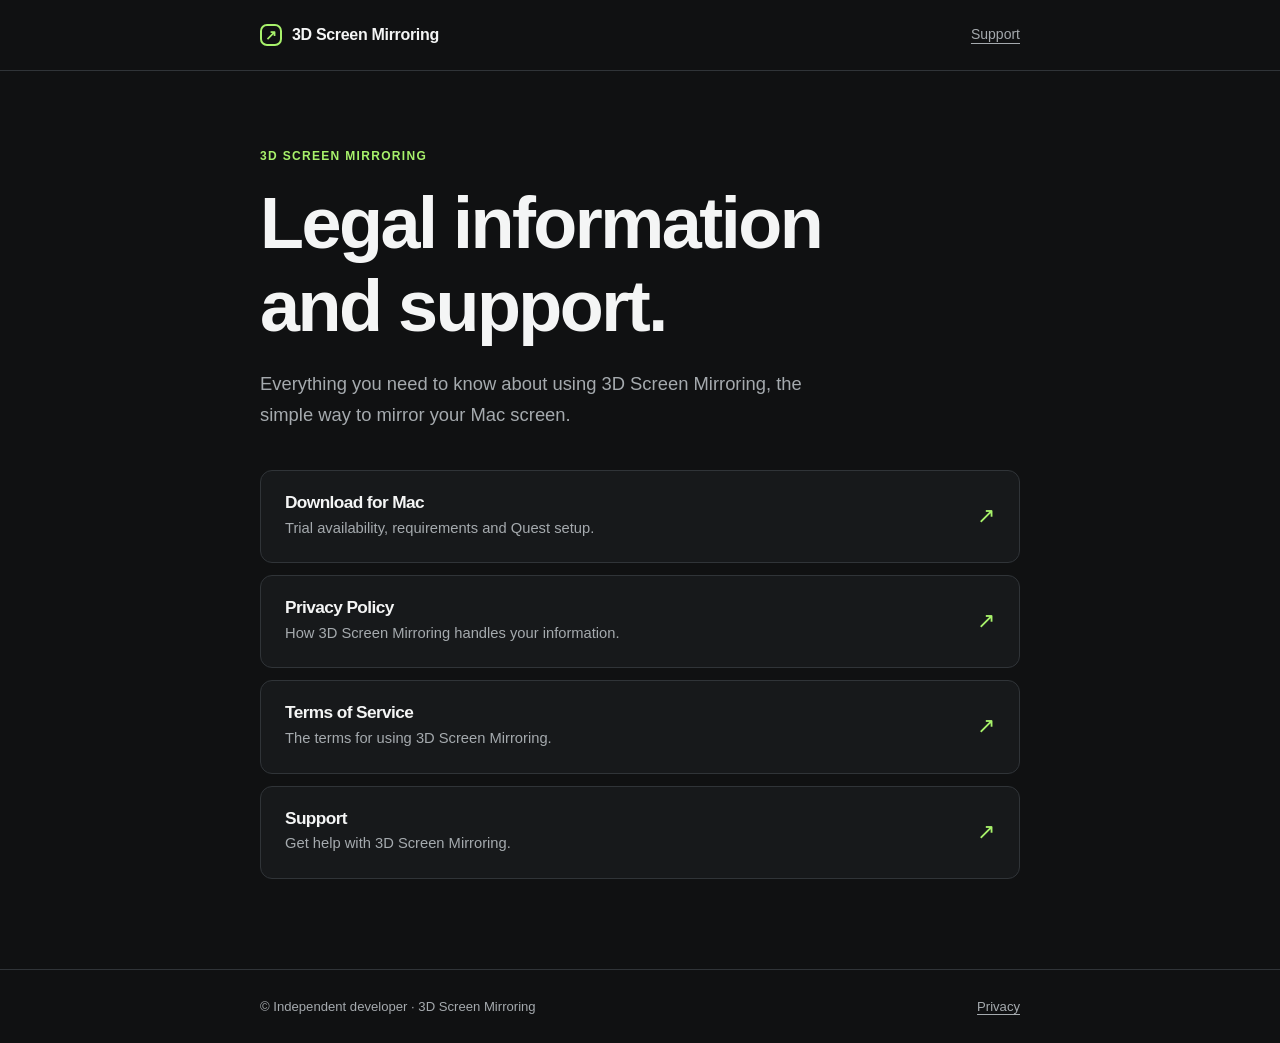
<file: index.html>
<!doctype html>
<html lang="en">
  <head>
    <meta charset="utf-8">
    <meta name="viewport" content="width=device-width, initial-scale=1">
    <meta name="description" content="3D Screen Mirroring legal information and support.">
    <title>3D Screen Mirroring — Legal &amp; Support</title>
    <link rel="stylesheet" href="styles.css">
  </head>
  <body>
    <header class="site-header">
      <nav class="nav" aria-label="Main navigation">
        <a class="brand" href="index.html"><span class="brand-mark">↗</span>3D Screen Mirroring</a>
        <a href="support.html">Support</a>
      </nav>
    </header>
    <main class="content">
      <p class="eyebrow">3D Screen Mirroring</p>
      <h1>Legal information<br>and support.</h1>
      <p class="lead">Everything you need to know about using 3D Screen Mirroring, the simple way to mirror your Mac screen.</p>
      <section class="card-list" aria-label="Pages">
        <a class="card" href="download.html"><span><h2>Download for Mac</h2><p>Trial availability, requirements and Quest setup.</p></span><span class="arrow">↗</span></a>
        <a class="card" href="privacy-policy.html"><span><h2>Privacy Policy</h2><p>How 3D Screen Mirroring handles your information.</p></span><span class="arrow">↗</span></a>
        <a class="card" href="terms-of-service.html"><span><h2>Terms of Service</h2><p>The terms for using 3D Screen Mirroring.</p></span><span class="arrow">↗</span></a>
        <a class="card" href="support.html"><span><h2>Support</h2><p>Get help with 3D Screen Mirroring.</p></span><span class="arrow">↗</span></a>
      </section>
    </main>
    <footer><div class="footer-inner"><span>© Independent developer · 3D Screen Mirroring</span><a href="privacy-policy.html">Privacy</a></div></footer>
  </body>
</html>
</file>
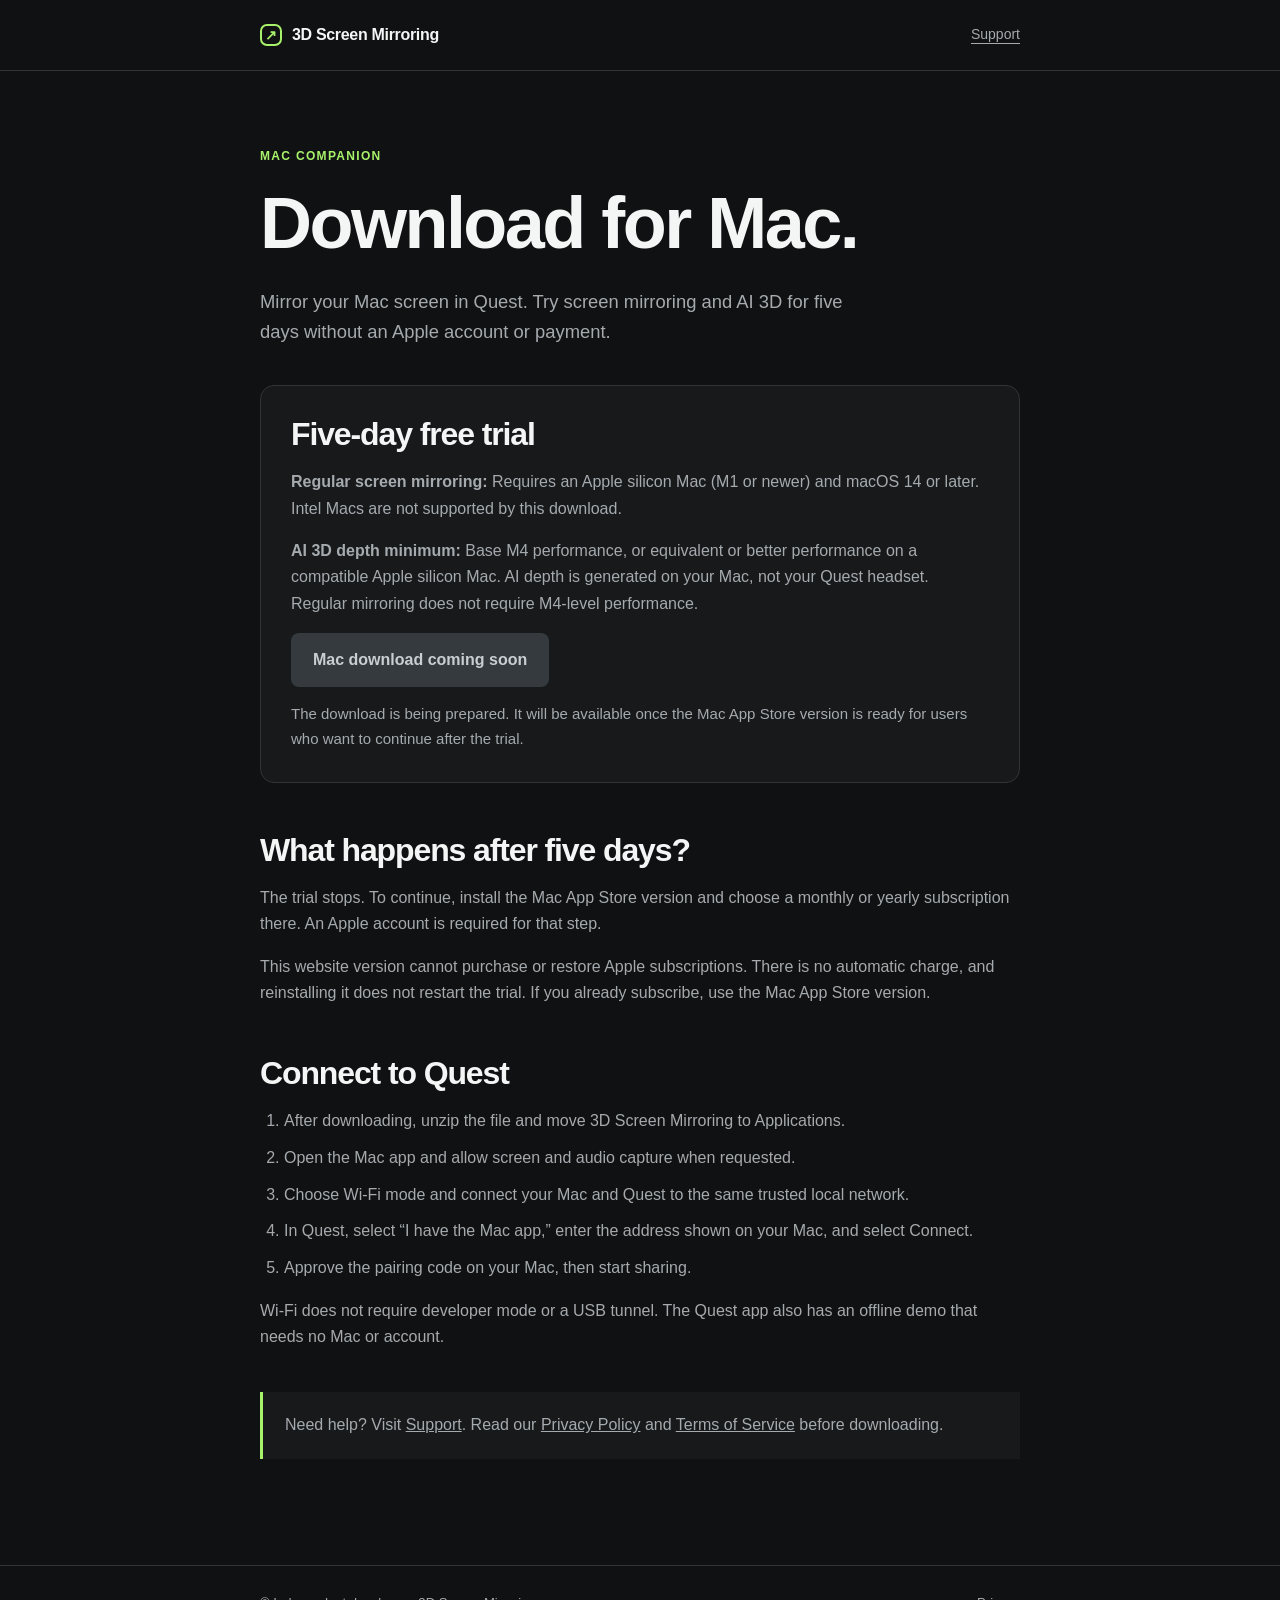
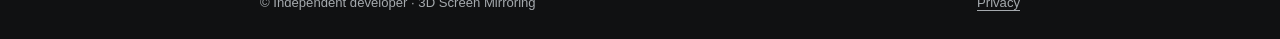
<file: download.html>
<!doctype html>
<html lang="en">
  <head>
    <meta charset="utf-8">
    <meta name="viewport" content="width=device-width, initial-scale=1">
    <meta name="description" content="Download the five-day Mac trial of 3D Screen Mirroring. Apple silicon and macOS 14 or later required.">
    <title>Download for Mac — 3D Screen Mirroring</title>
    <link rel="stylesheet" href="styles.css">
  </head>
  <body>
    <header class="site-header">
      <nav class="nav" aria-label="Main navigation">
        <a class="brand" href="index.html"><span class="brand-mark" aria-hidden="true">↗</span>3D Screen Mirroring</a>
        <a href="support.html">Support</a>
      </nav>
    </header>
    <main class="content">
      <p class="eyebrow">Mac companion</p>
      <h1>Download for Mac.</h1>
      <p class="lead">Mirror your Mac screen in Quest. Try screen mirroring and AI 3D for five days without an Apple account or payment.</p>
      <section class="download-box" aria-labelledby="trial-heading">
        <h2 id="trial-heading">Five-day free trial</h2>
        <p><strong>Regular screen mirroring:</strong> Requires an Apple silicon Mac (M1 or newer) and macOS 14 or later. Intel Macs are not supported by this download.</p>
        <p><strong>AI 3D depth minimum:</strong> Base M4 performance, or equivalent or better performance on a compatible Apple silicon Mac. AI depth is generated on your Mac, not your Quest headset. Regular mirroring does not require M4-level performance.</p>
        <button class="download-action" type="button" disabled aria-describedby="download-status">Mac download coming soon</button>
        <p id="download-status">The download is being prepared. It will be available once the Mac App Store version is ready for users who want to continue after the trial.</p>
      </section>
      <section aria-labelledby="after-trial">
        <h2 id="after-trial">What happens after five days?</h2>
        <p>The trial stops. To continue, install the Mac App Store version and choose a monthly or yearly subscription there. An Apple account is required for that step.</p>
        <p>This website version cannot purchase or restore Apple subscriptions. There is no automatic charge, and reinstalling it does not restart the trial. If you already subscribe, use the Mac App Store version.</p>
      </section>
      <section aria-labelledby="setup-heading">
        <h2 id="setup-heading">Connect to Quest</h2>
        <ol>
          <li>After downloading, unzip the file and move 3D Screen Mirroring to Applications.</li>
          <li>Open the Mac app and allow screen and audio capture when requested.</li>
          <li>Choose Wi-Fi mode and connect your Mac and Quest to the same trusted local network.</li>
          <li>In Quest, select “I have the Mac app,” enter the address shown on your Mac, and select Connect.</li>
          <li>Approve the pairing code on your Mac, then start sharing.</li>
        </ol>
        <p>Wi-Fi does not require developer mode or a USB tunnel. The Quest app also has an offline demo that needs no Mac or account.</p>
      </section>
      <p class="notice">Need help? Visit <a href="support.html">Support</a>. Read our <a href="privacy-policy.html">Privacy Policy</a> and <a href="terms-of-service.html">Terms of Service</a> before downloading.</p>
    </main>
    <footer><div class="footer-inner"><span>© Independent developer · 3D Screen Mirroring</span><a href="privacy-policy.html">Privacy</a></div></footer>
  </body>
</html>
</file>
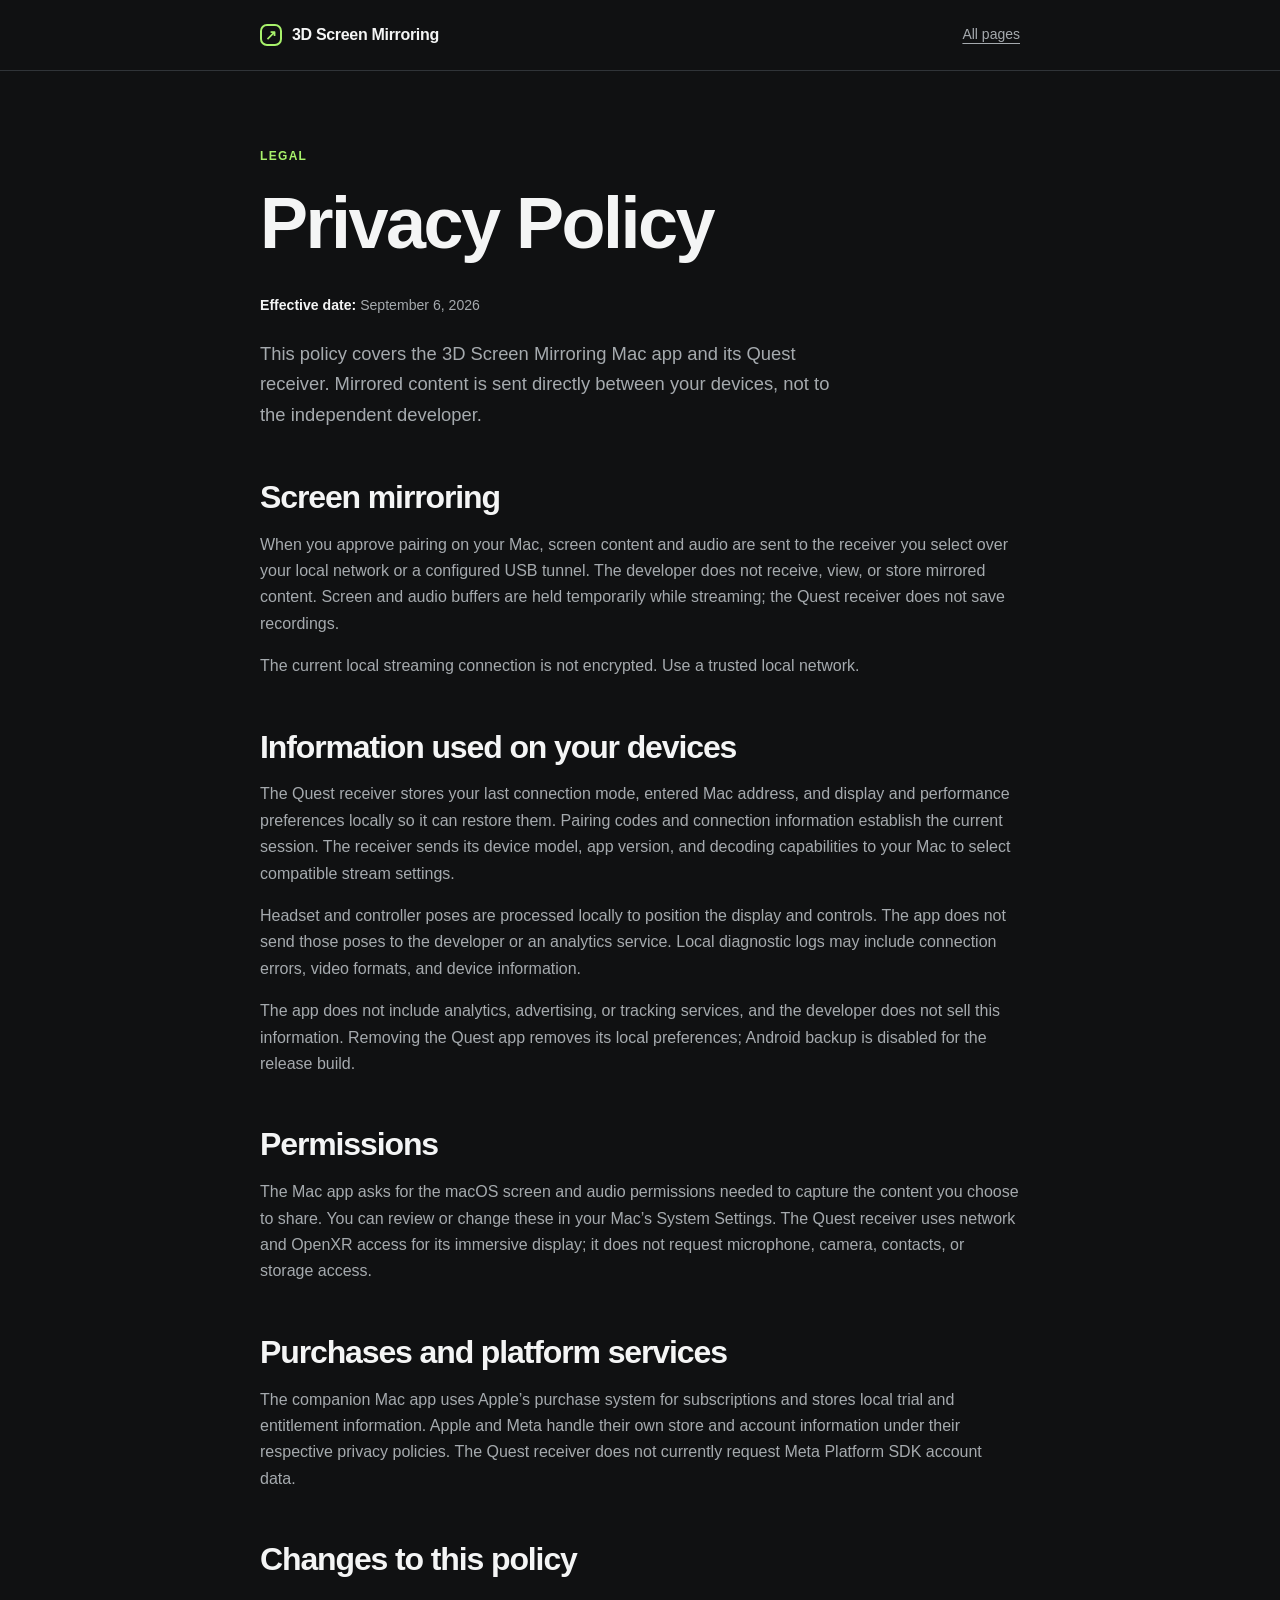
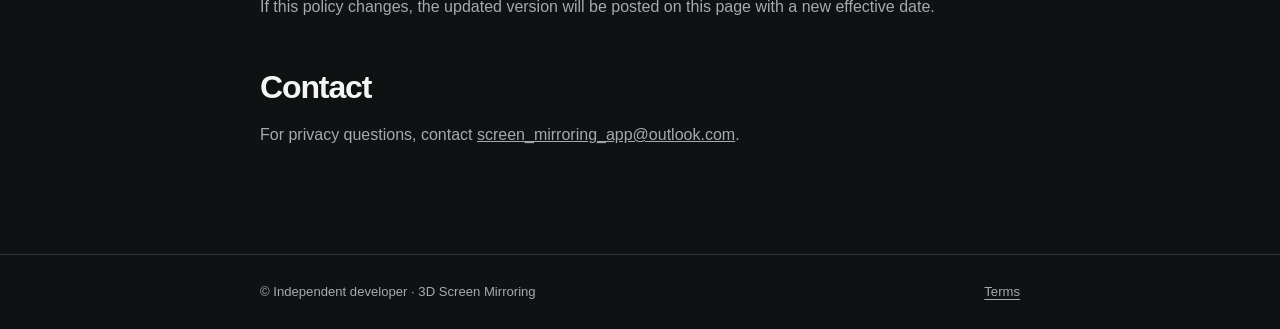
<file: privacy-policy.html>
<!doctype html>
<html lang="en">
  <head>
    <meta charset="utf-8">
    <meta name="viewport" content="width=device-width, initial-scale=1">
    <meta name="description" content="3D Screen Mirroring privacy policy.">
    <title>Privacy Policy — 3D Screen Mirroring</title>
    <link rel="stylesheet" href="styles.css">
  </head>
  <body>
    <header class="site-header"><nav class="nav" aria-label="Main navigation"><a class="brand" href="index.html"><span class="brand-mark">↗</span>3D Screen Mirroring</a><a href="index.html">All pages</a></nav></header>
    <main class="content">
      <p class="eyebrow">Legal</p>
      <h1>Privacy Policy</h1>
      <p class="updated"><strong>Effective date:</strong> September 6, 2026</p>
      <p class="lead">This policy covers the 3D Screen Mirroring Mac app and its Quest receiver. Mirrored content is sent directly between your devices, not to the independent developer.</p>
      <h2>Screen mirroring</h2>
      <p>When you approve pairing on your Mac, screen content and audio are sent to the receiver you select over your local network or a configured USB tunnel. The developer does not receive, view, or store mirrored content. Screen and audio buffers are held temporarily while streaming; the Quest receiver does not save recordings.</p>
      <p>The current local streaming connection is not encrypted. Use a trusted local network.</p>
      <h2>Information used on your devices</h2>
      <p>The Quest receiver stores your last connection mode, entered Mac address, and display and performance preferences locally so it can restore them. Pairing codes and connection information establish the current session. The receiver sends its device model, app version, and decoding capabilities to your Mac to select compatible stream settings.</p>
      <p>Headset and controller poses are processed locally to position the display and controls. The app does not send those poses to the developer or an analytics service. Local diagnostic logs may include connection errors, video formats, and device information.</p>
      <p>The app does not include analytics, advertising, or tracking services, and the developer does not sell this information. Removing the Quest app removes its local preferences; Android backup is disabled for the release build.</p>
      <h2>Permissions</h2>
      <p>The Mac app asks for the macOS screen and audio permissions needed to capture the content you choose to share. You can review or change these in your Mac’s System Settings. The Quest receiver uses network and OpenXR access for its immersive display; it does not request microphone, camera, contacts, or storage access.</p>
      <h2>Purchases and platform services</h2>
      <p>The companion Mac app uses Apple’s purchase system for subscriptions and stores local trial and entitlement information. Apple and Meta handle their own store and account information under their respective privacy policies. The Quest receiver does not currently request Meta Platform SDK account data.</p>
      <h2>Changes to this policy</h2>
      <p>If this policy changes, the updated version will be posted on this page with a new effective date.</p>
      <h2>Contact</h2>
      <p>For privacy questions, contact <a href="mailto:screen_mirroring_app@outlook.com">screen_mirroring_app@outlook.com</a>.</p>
    </main>
    <footer><div class="footer-inner"><span>© Independent developer · 3D Screen Mirroring</span><a href="terms-of-service.html">Terms</a></div></footer>
  </body>
</html>
</file>
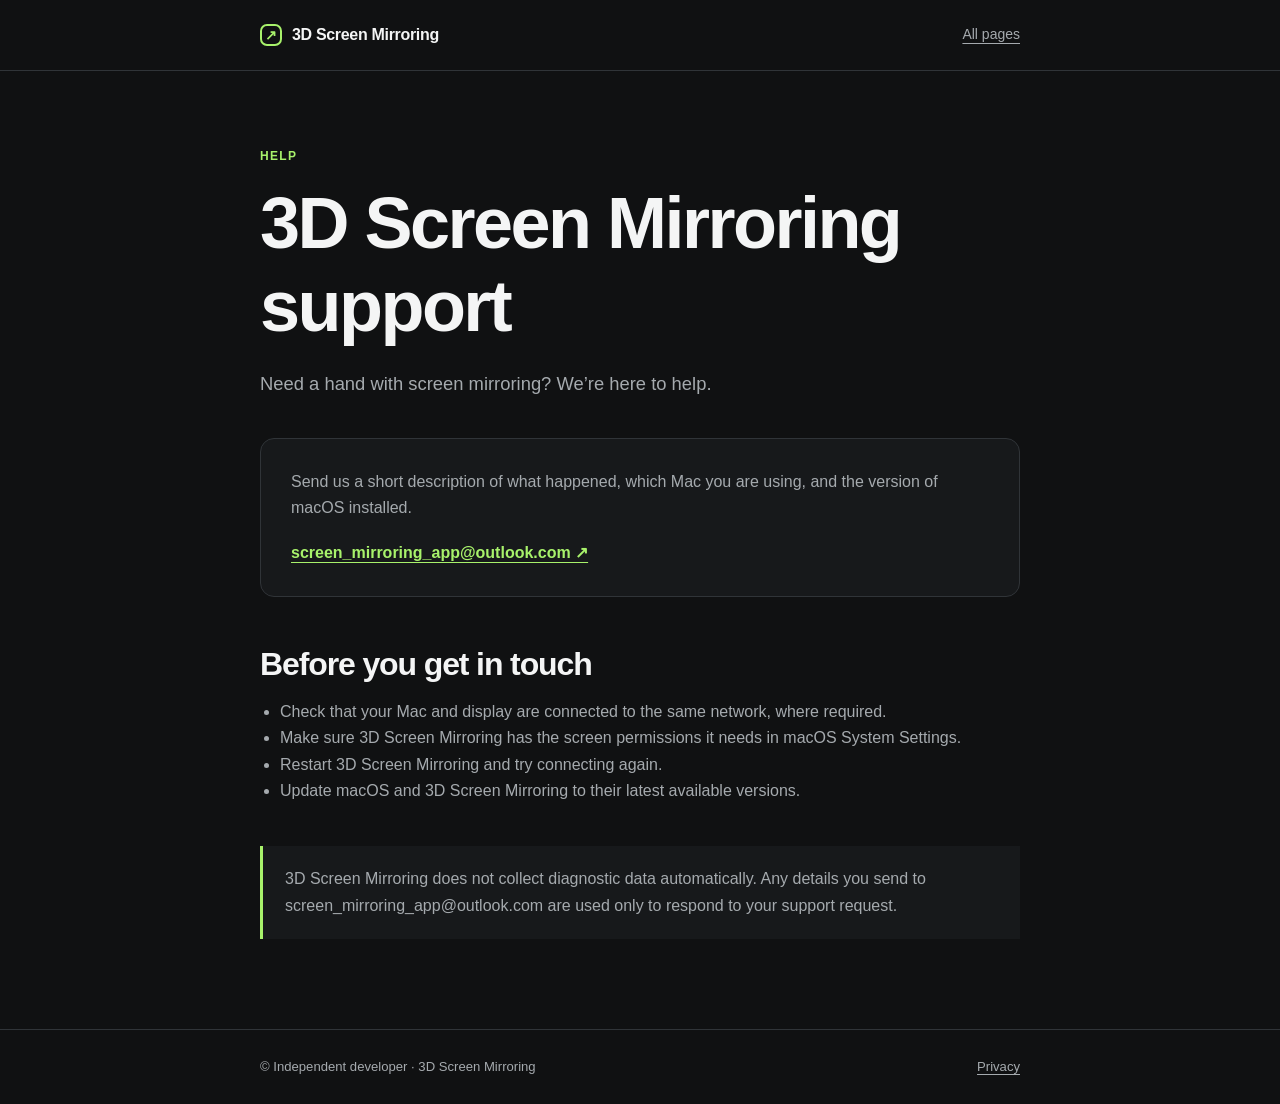
<file: support.html>
<!doctype html>
<html lang="en">
  <head>
    <meta charset="utf-8">
    <meta name="viewport" content="width=device-width, initial-scale=1">
    <meta name="description" content="3D Screen Mirroring support.">
    <title>Support — 3D Screen Mirroring</title>
    <link rel="stylesheet" href="styles.css">
  </head>
  <body>
    <header class="site-header"><nav class="nav" aria-label="Main navigation"><a class="brand" href="index.html"><span class="brand-mark">↗</span>3D Screen Mirroring</a><a href="index.html">All pages</a></nav></header>
    <main class="content">
      <p class="eyebrow">Help</p>
      <h1>3D Screen Mirroring support</h1>
      <p class="lead">Need a hand with screen mirroring? We’re here to help.</p>
      <section class="support-box">
        <p>Send us a short description of what happened, which Mac you are using, and the version of macOS installed.</p>
        <a href="mailto:screen_mirroring_app@outlook.com">screen_mirroring_app@outlook.com ↗</a>
      </section>
      <h2>Before you get in touch</h2>
      <ul>
        <li>Check that your Mac and display are connected to the same network, where required.</li>
        <li>Make sure 3D Screen Mirroring has the screen permissions it needs in macOS System Settings.</li>
        <li>Restart 3D Screen Mirroring and try connecting again.</li>
        <li>Update macOS and 3D Screen Mirroring to their latest available versions.</li>
      </ul>
      <div class="notice">3D Screen Mirroring does not collect diagnostic data automatically. Any details you send to screen_mirroring_app@outlook.com are used only to respond to your support request.</div>
    </main>
    <footer><div class="footer-inner"><span>© Independent developer · 3D Screen Mirroring</span><a href="privacy-policy.html">Privacy</a></div></footer>
  </body>
</html>
</file>
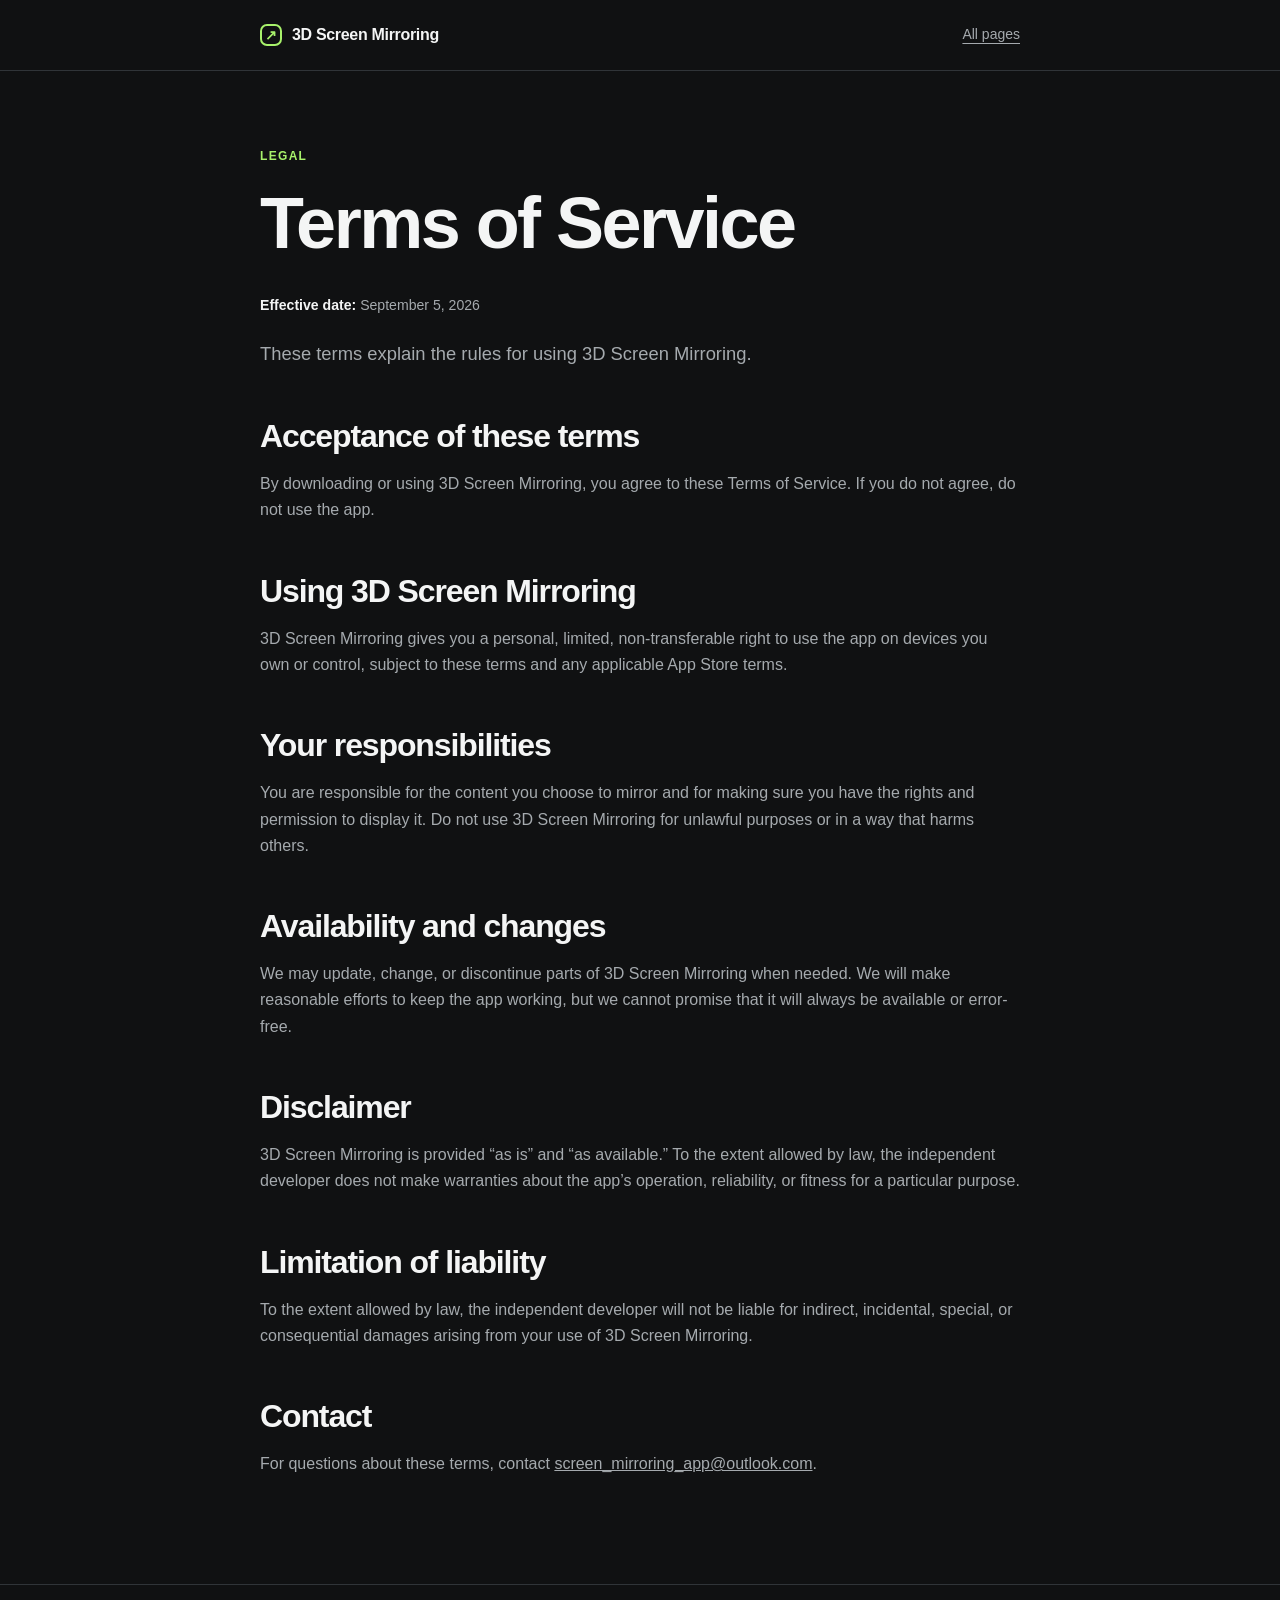
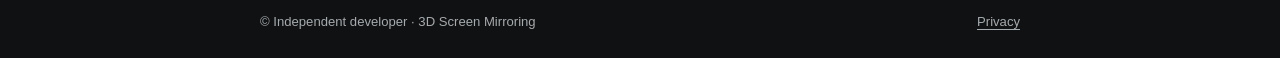
<file: terms-of-service.html>
<!doctype html>
<html lang="en">
  <head>
    <meta charset="utf-8">
    <meta name="viewport" content="width=device-width, initial-scale=1">
    <meta name="description" content="3D Screen Mirroring terms of service.">
    <title>Terms of Service — 3D Screen Mirroring</title>
    <link rel="stylesheet" href="styles.css">
  </head>
  <body>
    <header class="site-header"><nav class="nav" aria-label="Main navigation"><a class="brand" href="index.html"><span class="brand-mark">↗</span>3D Screen Mirroring</a><a href="index.html">All pages</a></nav></header>
    <main class="content">
      <p class="eyebrow">Legal</p>
      <h1>Terms of Service</h1>
      <p class="updated"><strong>Effective date:</strong> September 5, 2026</p>
      <p class="lead">These terms explain the rules for using 3D Screen Mirroring.</p>
      <h2>Acceptance of these terms</h2>
      <p>By downloading or using 3D Screen Mirroring, you agree to these Terms of Service. If you do not agree, do not use the app.</p>
      <h2>Using 3D Screen Mirroring</h2>
      <p>3D Screen Mirroring gives you a personal, limited, non-transferable right to use the app on devices you own or control, subject to these terms and any applicable App Store terms.</p>
      <h2>Your responsibilities</h2>
      <p>You are responsible for the content you choose to mirror and for making sure you have the rights and permission to display it. Do not use 3D Screen Mirroring for unlawful purposes or in a way that harms others.</p>
      <h2>Availability and changes</h2>
      <p>We may update, change, or discontinue parts of 3D Screen Mirroring when needed. We will make reasonable efforts to keep the app working, but we cannot promise that it will always be available or error-free.</p>
      <h2>Disclaimer</h2>
      <p>3D Screen Mirroring is provided “as is” and “as available.” To the extent allowed by law, the independent developer does not make warranties about the app’s operation, reliability, or fitness for a particular purpose.</p>
      <h2>Limitation of liability</h2>
      <p>To the extent allowed by law, the independent developer will not be liable for indirect, incidental, special, or consequential damages arising from your use of 3D Screen Mirroring.</p>
      <h2>Contact</h2>
      <p>For questions about these terms, contact <a href="mailto:screen_mirroring_app@outlook.com">screen_mirroring_app@outlook.com</a>.</p>
    </main>
    <footer><div class="footer-inner"><span>© Independent developer · 3D Screen Mirroring</span><a href="privacy-policy.html">Privacy</a></div></footer>
  </body>
</html>
</file>
<file: styles.css>
:root {
  color-scheme: dark;
  --page: #101112;
  --surface: #17191b;
  --line: #303438;
  --text: #f4f5f5;
  --muted: #a5aaae;
  --accent: #a8f26b;
  --max: 760px;
}

* { box-sizing: border-box; }
html { scroll-behavior: smooth; }
body {
  margin: 0;
  min-width: 320px;
  background: var(--page);
  color: var(--text);
  font-family: -apple-system, BlinkMacSystemFont, "Segoe UI", sans-serif;
  font-size: 16px;
  line-height: 1.65;
}
a { color: inherit; }
a:hover { color: var(--accent); }
.site-header { border-bottom: 1px solid var(--line); }
.nav, .content, .footer-inner { width: min(calc(100% - 40px), var(--max)); margin: auto; }
.nav { min-height: 70px; display: flex; align-items: center; justify-content: space-between; gap: 20px; }
.brand { display: inline-flex; align-items: center; gap: 10px; color: var(--text); font-weight: 700; letter-spacing: -.02em; text-decoration: none; }
.brand-mark { display: grid; width: 22px; height: 22px; place-items: center; border: 2px solid var(--accent); border-radius: 7px; color: var(--accent); font-size: 14px; line-height: 1; }
.nav a:not(.brand) { color: var(--muted); font-size: 14px; text-underline-offset: 4px; }
.content { padding: 76px 0 90px; }
.eyebrow { margin: 0 0 15px; color: var(--accent); font-size: 12px; font-weight: 750; letter-spacing: .11em; text-transform: uppercase; }
h1, h2, h3 { letter-spacing: -.035em; line-height: 1.15; }
h1 { max-width: 650px; margin: 0; font-size: clamp(2.45rem, 8vw, 4.5rem); }
h2 { margin: 49px 0 12px; font-size: clamp(1.45rem, 4vw, 2rem); }
h3 { margin: 28px 0 8px; font-size: 1.1rem; }
p, li { color: var(--muted); }
.lead { max-width: 590px; margin: 22px 0 0; font-size: 1.15rem; }
.updated { margin: 29px 0 0; font-size: .88rem; }
.updated strong { color: var(--text); }
ul { padding-left: 1.25rem; }
.card-list { display: grid; gap: 12px; margin-top: 40px; }
.card { display: flex; align-items: center; justify-content: space-between; gap: 24px; padding: 22px 24px; border: 1px solid var(--line); border-radius: 12px; background: var(--surface); color: var(--text); text-decoration: none; transition: border-color .2s ease, transform .2s ease; }
.card:hover { border-color: var(--accent); color: var(--text); transform: translateY(-2px); }
.card h2 { margin: 0; font-size: 1.08rem; }.card p { margin: 3px 0 0; font-size: .92rem; }.arrow { color: var(--accent); font-size: 1.4rem; }
.notice { margin-top: 42px; padding: 20px 22px; border-left: 3px solid var(--accent); background: var(--surface); color: var(--muted); }
.download-box { margin-top: 38px; padding: clamp(20px, 4vw, 30px); border: 1px solid var(--line); border-radius: 14px; background: var(--surface); }
.download-box h2 { margin-top: 0; }
.download-action { display: inline-block; max-width: 100%; padding: 14px 22px; border: 0; border-radius: 8px; background: var(--accent); color: #101112; font: inherit; font-weight: 700; text-align: center; text-decoration: none; }
.download-action:disabled { background: #343a3d; color: #c9ced1; cursor: not-allowed; }
.download-action:focus-visible, a:focus-visible { outline: 3px solid var(--accent); outline-offset: 4px; }
#download-status { margin-bottom: 0; font-size: .9375rem; }
ol { padding-left: 1.5rem; }
ol li + li { margin-top: .65rem; }
.support-box { margin-top: 38px; padding: 30px; border: 1px solid var(--line); border-radius: 14px; background: var(--surface); }.support-box p { margin: 0 0 18px; }.support-box a { color: var(--accent); font-weight: 650; text-underline-offset: 4px; }
footer { border-top: 1px solid var(--line); }.footer-inner { display: flex; justify-content: space-between; gap: 18px; padding: 26px 0; color: var(--muted); font-size: .82rem; }.footer-inner a { text-underline-offset: 3px; }
@media (max-width: 520px) { .nav, .content, .footer-inner { width: min(calc(100% - 32px), var(--max)); }.content { padding: 54px 0 64px; }.nav { min-height: 62px; }.footer-inner { align-items: flex-start; flex-direction: column; gap: 6px; }.card { padding: 19px; }.support-box { padding: 24px; } }
</file>
